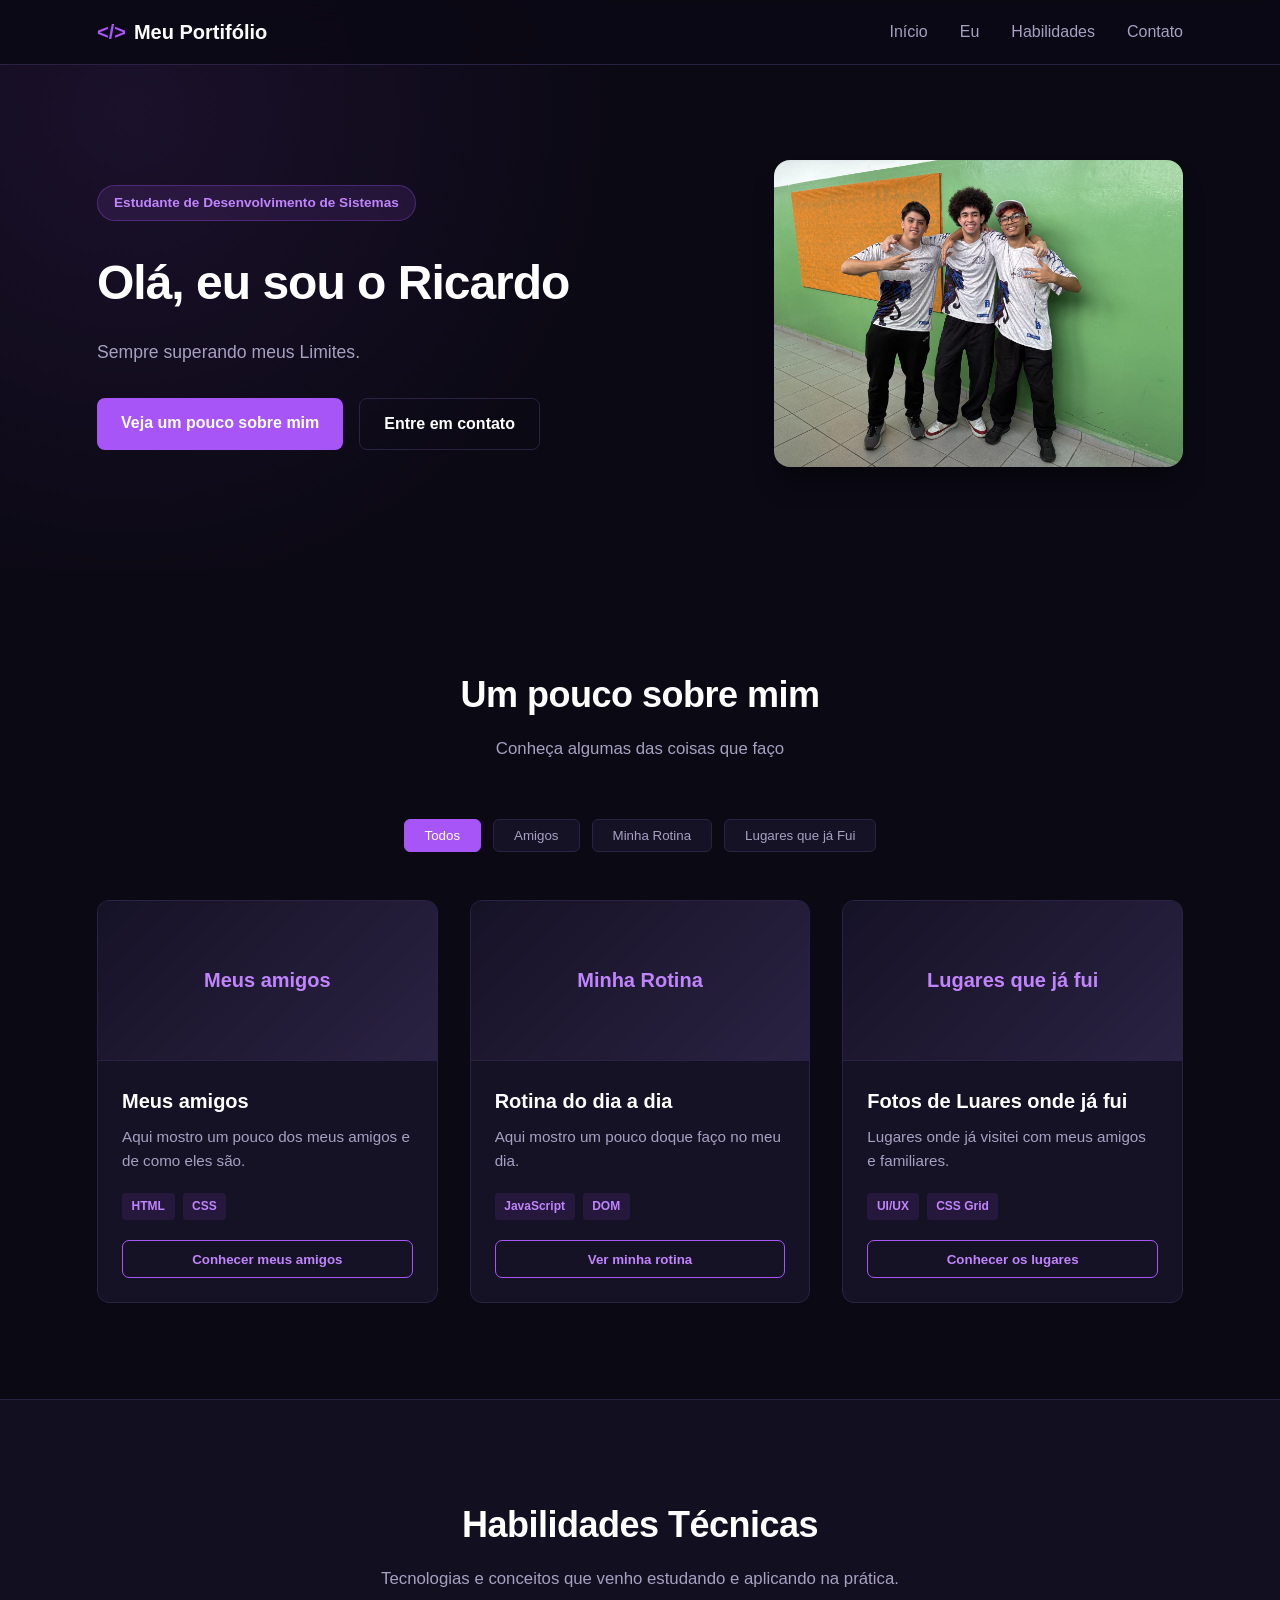
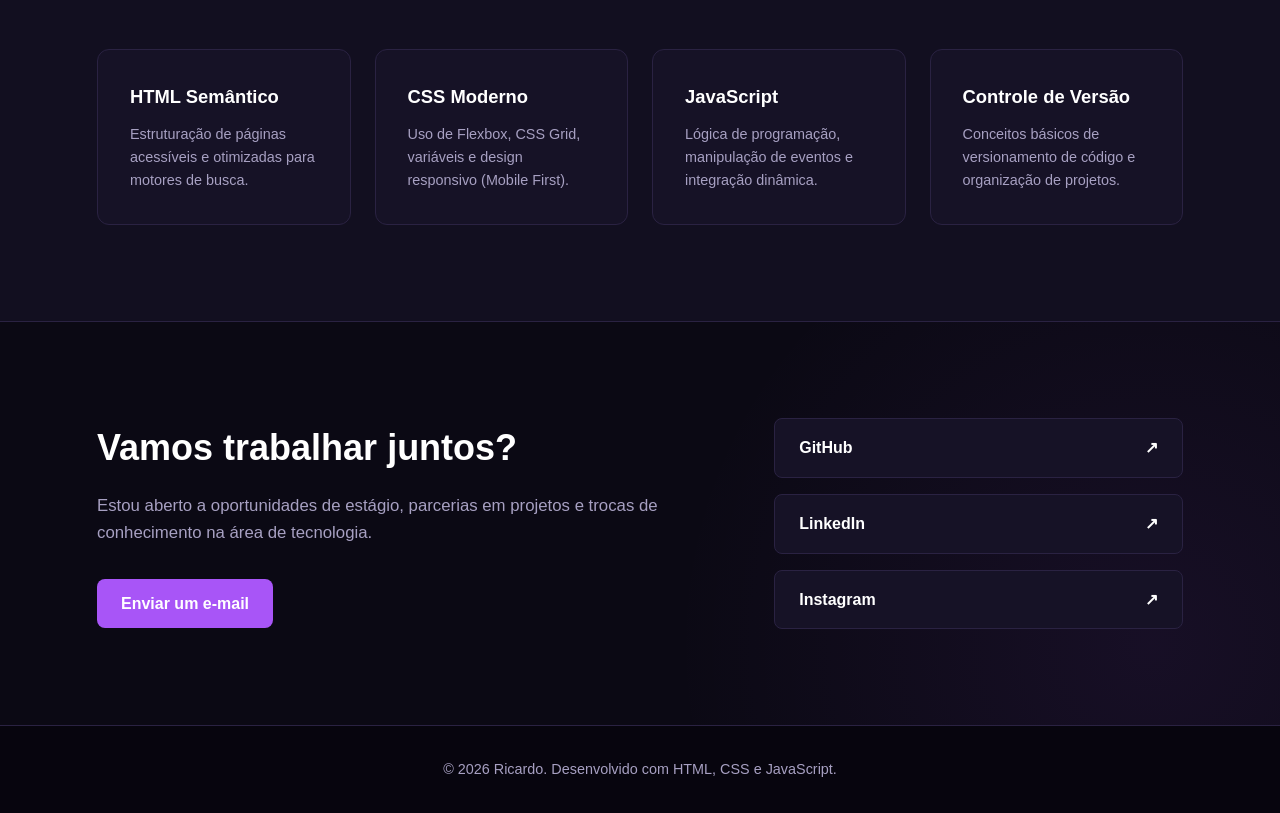
<file: index.html>
﻿<!DOCTYPE html>
<html lang="pt-BR">
<head>
  <meta charset="UTF-8" />
  <meta name="viewport" content="width=device-width, initial-scale=1.0" />
  <title>Ricardo | Portfólio de Desenvolvimento de Sistemas</title>
  <link rel="stylesheet" href="styles.css">
</head>
<body>

  <!-- Cabeçalho -->
  <header class="site-header">
    <div class="container header-content">
      <a href="#inicio" class="logo"><span>&lt;/&gt;</span> Meu Portifólio  </a>
      <button id="botaoMenu" aria-label="Abrir menu de navegação" aria-expanded="false">☰</button>
      <nav id="menu" class="nav-menu">
        <a href="#inicio">Início</a>
        <a href="#projetos">Eu</a>
        <a href="#habilidades">Habilidades</a>
        <a href="#contato">Contato</a>
      </nav>
    </div>
  </header>

  <main id="inicio">
    
    <!-- Seção Hero / Apresentação -->
    <section class="hero-section">
      <div class="container hero-grid">
        <div class="hero-text">
          <span class="badge">Estudante de Desenvolvimento de Sistemas</span>
          <h1>Olá, eu sou o Ricardo</h1>
          <p>Sempre superando meus Limites.</p>
          <div class="hero-actions">
            <a href="#projetos" class="btn btn-primary">Veja um pouco sobre mim</a>
            <a href="#contato" class="btn btn-outline">Entre em contato</a>
          </div>
        </div>
        <div class="hero-image">
          <img src="assets/portfolio-hero.png" alt="Ilustração de desenvolvimento de software e interfaces" />
        </div>
      </div>
    </section>

    <!-- Seção de Projetos -->
    <section id="projetos" class="section">
      <div class="container">
        <div class="section-header">
          <h2>Um pouco sobre mim</h2>
          <p>Conheça algumas das coisas que faço  </p>
        </div>

        <div class="filtros">
          <button class="filtro ativo" data-filtro="todos">Todos</button>
          <button class="filtro" data-filtro="site">Amigos</button>
          <button class="filtro" data-filtro="app">Minha Rotina</button>
          <button class="filtro" data-filtro="design">Lugares que já Fui</button>
        </div>

        <div class="grade-projetos">
          <article class="projeto-card" data-categoria="site">
            <div class="projeto-capa"><span>Meus amigos</span></div>
            <div class="projeto-corpo">
              <h3>Meus amigos</h3>
              <p>Aqui mostro um pouco dos meus amigos e de como eles são.</p>
              <div class="tags"><span>HTML</span><span>CSS</span></div>
             <a href="galeria.html"> <button class="btn-card" type="button" >Conhecer meus amigos</button> </a>
           
            </div>
          </article>

          <article class="projeto-card" data-categoria="app">
            <div class="projeto-capa"><span>Minha Rotina</span></div>
            <div class="projeto-corpo">
              <h3>Rotina do dia a dia</h3>
              <p>Aqui mostro um pouco doque faço no meu dia.</p>
              <div class="tags"><span>JavaScript</span><span>DOM</span></div>
              <button class="btn-card" type="button" data-projeto="rotina">Ver minha rotina</button>
            </div>
          </article>

          <article class="projeto-card" data-categoria="design">
            <div class="projeto-capa"><span>Lugares que já fui</span></div>
            <div class="projeto-corpo">
              <h3>Fotos de Luares onde já fui</h3>
              <p>Lugares onde já visitei com meus amigos e familiares.</p>
              <div class="tags"><span>UI/UX</span><span>CSS Grid</span></div>
              <button class="btn-card" type="button" data-projeto="lugares">Conhecer os lugares</button>
            </div>
          </article>
        </div>
      </div>
    </section>

    <!-- Seção de Habilidades -->
    <section id="habilidades" class="section bg-light">
      <div class="container">
        <div class="section-header">
          <h2>Habilidades Técnicas</h2>
          <p>Tecnologias e conceitos que venho estudando e aplicando na prática.</p>
        </div>
        <div class="grade-habilidades">
          <div class="habilidade-card">
            <h3>HTML Semântico</h3>
            <p>Estruturação de páginas acessíveis e otimizadas para motores de busca.</p>
          </div>
          <div class="habilidade-card">
            <h3>CSS Moderno</h3>
            <p>Uso de Flexbox, CSS Grid, variáveis e design responsivo (Mobile First).</p>
          </div>
          <div class="habilidade-card">
            <h3>JavaScript</h3>
            <p>Lógica de programação, manipulação de eventos e integração dinâmica.</p>
          </div>
          <div class="habilidade-card">
            <h3>Controle de Versão</h3>
            <p>Conceitos básicos de versionamento de código e organização de projetos.</p>
          </div>
        </div>
      </div>
    </section>

    <!-- Seção de Contato -->
    <section id="contato" class="section contato-section">
      <div class="container contato-grid">
        <div class="contato-info">
          <h2>Vamos trabalhar juntos?</h2>
          <p>Estou aberto a oportunidades de estágio, parcerias em projetos e trocas de conhecimento na área de tecnologia.</p>
          <a href="mailto:ricardoafonso863@email.com" class="btn btn-primary">Enviar um e-mail</a>
        </div>
        <div class="contato-links">
          <a href="https://github.com" target="_blank" rel="noopener">GitHub <span>↗</span></a>
          <a href="https://linkedin.com" target="_blank" rel="noopener">LinkedIn <span>↗</span></a>
          <a href="https://www.instagram.com/rickyk.vyolet/" target="_blank" rel="noopener">Instagram <span>↗</span></a>
        </div>
      </div>
    </section>

  </main>

  <!-- Rodapé -->
  <footer class="site-footer">
    <div class="container">
      <p>&copy; 2026 Ricardo. Desenvolvido com HTML, CSS e JavaScript.</p>
    </div>
  </footer>
  <div class="modal" id="modalProjeto" role="dialog" aria-modal="true" aria-labelledby="modalTitulo" aria-hidden="true">
    <div class="modal-conteudo">
      <button class="modal-fechar" type="button" aria-label="Fechar janela">&times;</button>
      <p class="modal-etiqueta">Portfólio pessoal</p>
      <h2 id="modalTitulo"></h2>
      <p id="modalTexto"></p>
    </div>
  </div>

  <script src="script.js"></script>
</body>
</html>
</file>
<file: styles.css>
/* --- RESET E VARIÁVEIS --- */
* {
  margin: 0;
  padding: 0;
  box-sizing: border-box;
  font-family: 'Inter', -apple-system, BlinkMacSystemFont, 'Segoe UI', Roboto, Helvetica, Arial, sans-serif;
}

:root {
  --bg-primary: #0b0914;       /* Fundo principal: Roxo escuro profundo */
  --bg-secondary: #161226;     /* Fundo de cards e blocos */
  --bg-light: #120f20;         /* Fundo alternativo sutil */
  --text-primary: #ffffff;     /* Texto principal em branco puro */
  --text-secondary: #a7a0c2;   /* Texto secundário em roxo acinzentado claro */
  --accent: #a855f7;           /* Roxo vibrante moderno (destaques) */
  --accent-hover: #c084fc;     /* Roxo claro para hover */
  --border: #2a2242;           /* Cor de bordas suaves */
  --transition: all 0.3s ease;
}

html {
  scroll-behavior: smooth;
}

body {
  background-color: var(--bg-primary);
  color: var(--text-primary);
  line-height: 1.6;
}

.container {
  width: 100%;
  max-width: 1150px;
  margin: 0 auto;
  padding: 0 2rem;
}

/* --- CABEÇALHO --- */
.site-header {
  position: fixed;
  top: 0;
  left: 0;
  width: 100%;
  background-color: rgba(11, 9, 20, 0.85);
  backdrop-filter: blur(10px);
  border-bottom: 1px solid var(--border);
  z-index: 1000;
  padding: 1rem 0;
}

.header-content {
  display: flex;
  justify-content: space-between;
  align-items: center;
}

.logo {
  font-size: 1.25rem;
  font-weight: 700;
  color: var(--text-primary);
  text-decoration: none;
  display: flex;
  align-items: center;
  gap: 0.5rem;
}

.logo span {
  color: var(--accent);
}

.nav-menu {
  display: flex;
  gap: 2rem;
}

.nav-menu a {
  text-decoration: none;
  color: var(--text-secondary);
  font-weight: 500;
  transition: var(--transition);
}

.nav-menu a:hover {
  color: var(--accent);
}

#botaoMenu {
  display: none;
  background: none;
  border: none;
  color: var(--text-primary);
  font-size: 1.5rem;
  cursor: pointer;
}

/* --- SEÇÃO HERO --- */
.hero-section {
  padding: 10rem 0 6rem 0;
  background: radial-gradient(circle at 10% 20%, rgba(168, 85, 247, 0.1) 0%, transparent 40%);
}

.hero-grid {
  display: grid;
  grid-template-columns: 1.2fr 0.8fr;
  align-items: center;
  gap: 4rem;
}

.badge {
  display: inline-block;
  background-color: rgba(168, 85, 247, 0.12);
  color: var(--accent-hover);
  padding: 0.4rem 1rem;
  border-radius: 50px;
  font-size: 0.85rem;
  font-weight: 600;
  margin-bottom: 1.5rem;
  border: 1px solid rgba(168, 85, 247, 0.3);
}

.hero-text h1 {
  font-size: 3rem;
  font-weight: 800;
  margin-bottom: 1rem;
  letter-spacing: -1px;
}

.hero-text p {
  color: var(--text-secondary);
  font-size: 1.1rem;
  margin-bottom: 2rem;
  max-width: 500px;
}

.hero-actions {
  display: flex;
  gap: 1rem;
}

.btn {
  display: inline-block;
  padding: 0.75rem 1.5rem;
  border-radius: 8px;
  font-weight: 600;
  text-decoration: none;
  transition: var(--transition);
  cursor: pointer;
}

.btn-primary {
  background-color: var(--accent);
  color: #ffffff;
}

.btn-primary:hover {
  background-color: var(--accent-hover);
  transform: translateY(-2px);
  box-shadow: 0 4px 20px rgba(168, 85, 247, 0.4);
}

.btn-outline {
  border: 1px solid var(--border);
  color: var(--text-primary);
}

.btn-outline:hover {
  border-color: var(--accent);
  color: var(--accent-hover);
}

.hero-image img {
  width: 100%;
  max-width: 450px;
  border-radius: 16px;
  box-shadow: 0 20px 25px -5px rgba(0, 0, 0, 0.4);
}

/* --- ESTILOS GERAIS DE SEÇÕES --- */
.section {
  padding: 6rem 0;
}

.section-header {
  text-align: center;
  margin-bottom: 3.5rem;
}

.section-header h2 {
  font-size: 2.25rem;
  font-weight: 700;
  margin-bottom: 0.75rem;
  letter-spacing: -0.5px;
}

.section-header p {
  color: var(--text-secondary);
  font-size: 1.05rem;
}

/* --- PROJETOS --- */
.filtros {
  display: flex;
  justify-content: center;
  gap: 0.75rem;
  margin-bottom: 3rem;
}

.filtro {
  background-color: var(--bg-secondary);
  border: 1px solid var(--border);
  color: var(--text-secondary);
  padding: 0.5rem 1.25rem;
  border-radius: 6px;
  cursor: pointer;
  font-weight: 500;
  transition: var(--transition);
}

.filtro.ativo, .filtro:hover {
  background-color: var(--accent);
  color: #ffffff;
  border-color: var(--accent);
}

.grade-projetos {
  display: grid;
  grid-template-columns: repeat(auto-fit, minmax(320px, 1fr));
  gap: 2rem;
}

.projeto-card {
  background-color: var(--bg-secondary);
  border: 1px solid var(--border);
  border-radius: 12px;
  overflow: hidden;
  transition: var(--transition);
}

.projeto-card:hover {
  transform: translateY(-5px);
  border-color: rgba(168, 85, 247, 0.5);
  box-shadow: 0 10px 30px -10px rgba(168, 85, 247, 0.2);
}

.projeto-capa {
  height: 160px;
  background: linear-gradient(135deg, #161226 0%, #2a2242 100%);
  display: flex;
  align-items: center;
  justify-content: center;
  color: var(--accent-hover);
  font-weight: 700;
  font-size: 1.25rem;
  border-bottom: 1px solid var(--border);
}

.projeto-corpo {
  padding: 1.5rem;
}

.projeto-corpo h3 {
  font-size: 1.25rem;
  margin-bottom: 0.5rem;
}

.projeto-corpo p {
  color: var(--text-secondary);
  font-size: 0.95rem;
  margin-bottom: 1.25rem;
}

.tags {
  display: flex;
  gap: 0.5rem;
}

.tags span {
  background: rgba(168, 85, 247, 0.1);
  color: var(--accent-hover);
  font-size: 0.75rem;
  font-weight: 600;
  padding: 0.25rem 0.6rem;
  border-radius: 4px;
}

.btn-card {
  width: 100%;
  margin-top: 1.25rem;
  padding: 0.65rem 1rem;
  border: 1px solid var(--accent);
  border-radius: 7px;
  background: transparent;
  color: var(--accent-hover);
  cursor: pointer;
  font-weight: 700;
  transition: var(--transition);
}

.btn-card:hover,
.btn-card:focus-visible {
  background: var(--accent);
  color: #fff;
}

/* --- HABILIDADES --- */
.bg-light {
  background-color: var(--bg-light);
  border-top: 1px solid var(--border);
  border-bottom: 1px solid var(--border);
}

.grade-habilidades {
  display: grid;
  grid-template-columns: repeat(auto-fit, minmax(240px, 1fr));
  gap: 1.5rem;
}

.habilidade-card {
  background-color: var(--bg-secondary);
  padding: 2rem;
  border-radius: 12px;
  border: 1px solid var(--border);
  transition: var(--transition);
}

.habilidade-card:hover {
  border-color: var(--accent);
}

.habilidade-card h3 {
  font-size: 1.15rem;
  margin-bottom: 0.75rem;
  color: var(--text-primary);
}

.habilidade-card p {
  color: var(--text-secondary);
  font-size: 0.9rem;
}

/* --- CONTATO --- */
.contato-section {
  background: radial-gradient(circle at 90% 80%, rgba(168, 85, 247, 0.08) 0%, transparent 40%);
}

.contato-grid {
  display: grid;
  grid-template-columns: 1.2fr 0.8fr;
  gap: 4rem;
  align-items: center;
}

.contato-info h2 {
  font-size: 2.25rem;
  margin-bottom: 1rem;
}

.contato-info p {
  color: var(--text-secondary);
  margin-bottom: 2rem;
  font-size: 1.05rem;
}

.contato-links {
  display: flex;
  flex-direction: column;
  gap: 1rem;
}

.contato-links a {
  background-color: var(--bg-secondary);
  border: 1px solid var(--border);
  padding: 1rem 1.5rem;
  border-radius: 8px;
  color: var(--text-primary);
  text-decoration: none;
  font-weight: 600;
  display: flex;
  justify-content: space-between;
  align-items: center;
  transition: var(--transition);
}

.contato-links a:hover {
  border-color: var(--accent);
  color: var(--accent-hover);
  transform: translateX(5px);
}

/* --- RODAPÉ --- */
.site-footer {
  background-color: #07050e;
  border-top: 1px solid var(--border);
  padding: 2rem 0;
  text-align: center;
  color: var(--text-secondary);
  font-size: 0.9rem;
}

/* --- JANELA DE DETALHES --- */
.modal {
  position: fixed;
  inset: 0;
  display: grid;
  place-items: center;
  padding: 1.5rem;
  background: rgba(0, 0, 0, 0.7);
  opacity: 0;
  pointer-events: none;
  transition: opacity 0.25s ease;
  z-index: 2000;
}

.modal.visivel {
  opacity: 1;
  pointer-events: auto;
}

.modal-conteudo {
  position: relative;
  width: min(100%, 540px);
  padding: 2.5rem;
  border: 1px solid var(--border);
  border-radius: 16px;
  background: var(--bg-secondary);
  box-shadow: 0 20px 60px rgba(0, 0, 0, 0.45);
}

.modal-etiqueta {
  margin-bottom: 0.5rem;
  color: var(--accent-hover);
  font-size: 0.8rem;
  font-weight: 700;
  text-transform: uppercase;
  letter-spacing: 0.08em;
}

.modal-conteudo h2 {
  margin-bottom: 1rem;
}

.modal-conteudo p:not(.modal-etiqueta) {
  color: var(--text-secondary);
}

.modal-fechar {
  position: absolute;
  top: 0.75rem;
  right: 1rem;
  border: 0;
  background: transparent;
  color: var(--text-primary);
  font-size: 2rem;
  line-height: 1;
  cursor: pointer;
}

.sem-rolagem {
  overflow: hidden;
}

/* --- RESPONSIVIDADE (MOBILE) --- */
@media (max-width: 768px) {
  .hero-grid, .contato-grid {
    grid-template-columns: 1fr;
    text-align: center;
    gap: 2.5rem;
  }

  .hero-text p {
    margin: 0 auto 2rem auto;
  }

  .hero-actions {
    justify-content: center;
  }

  .hero-image {
    display: flex;
    justify-content: center;
  }

  .nav-menu {
    display: none;
    position: absolute;
    top: 100%;
    left: 0;
    width: 100%;
    padding: 1rem 2rem;
    flex-direction: column;
    gap: 1rem;
    background: var(--bg-secondary);
    border-bottom: 1px solid var(--border);
  }

  .nav-menu.aberto {
    display: flex;
  }

  #botaoMenu {
    display: block;
  }

  .filtros {
    flex-wrap: wrap;
  }
}
</file>
